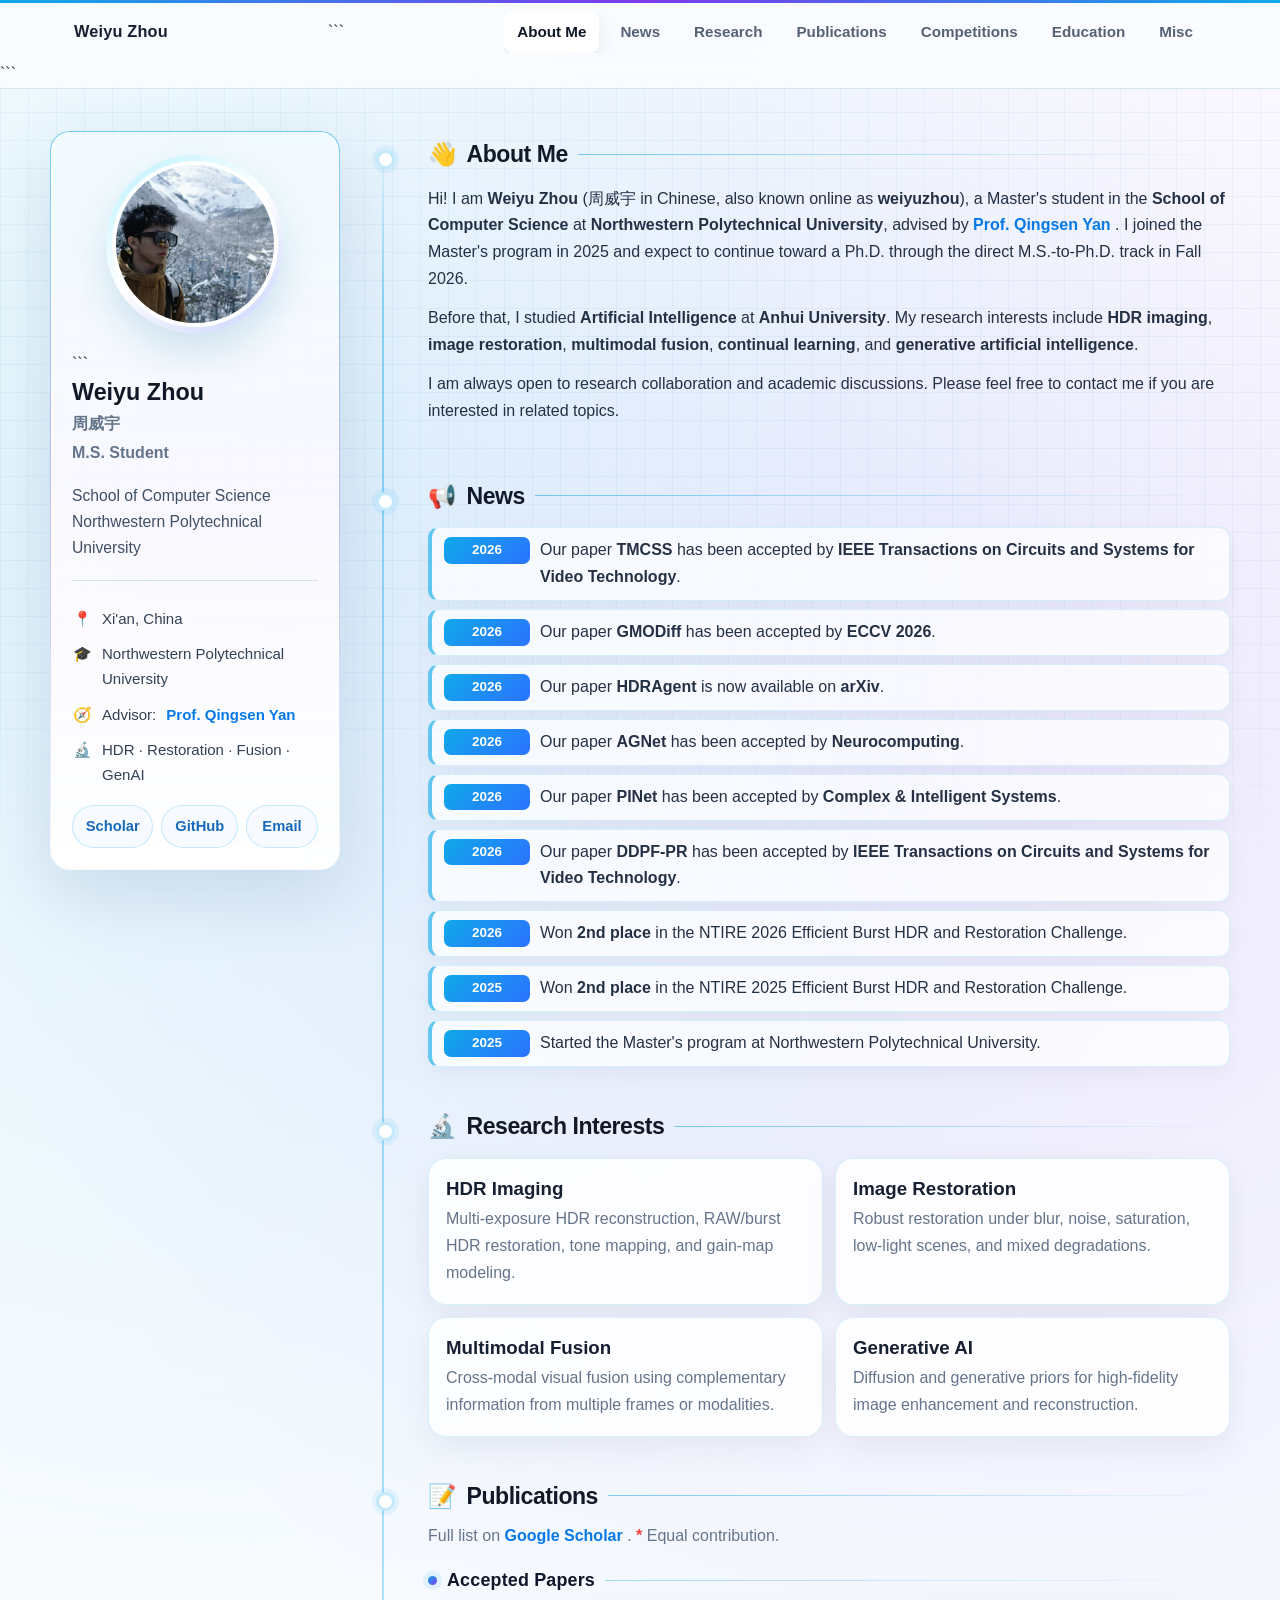
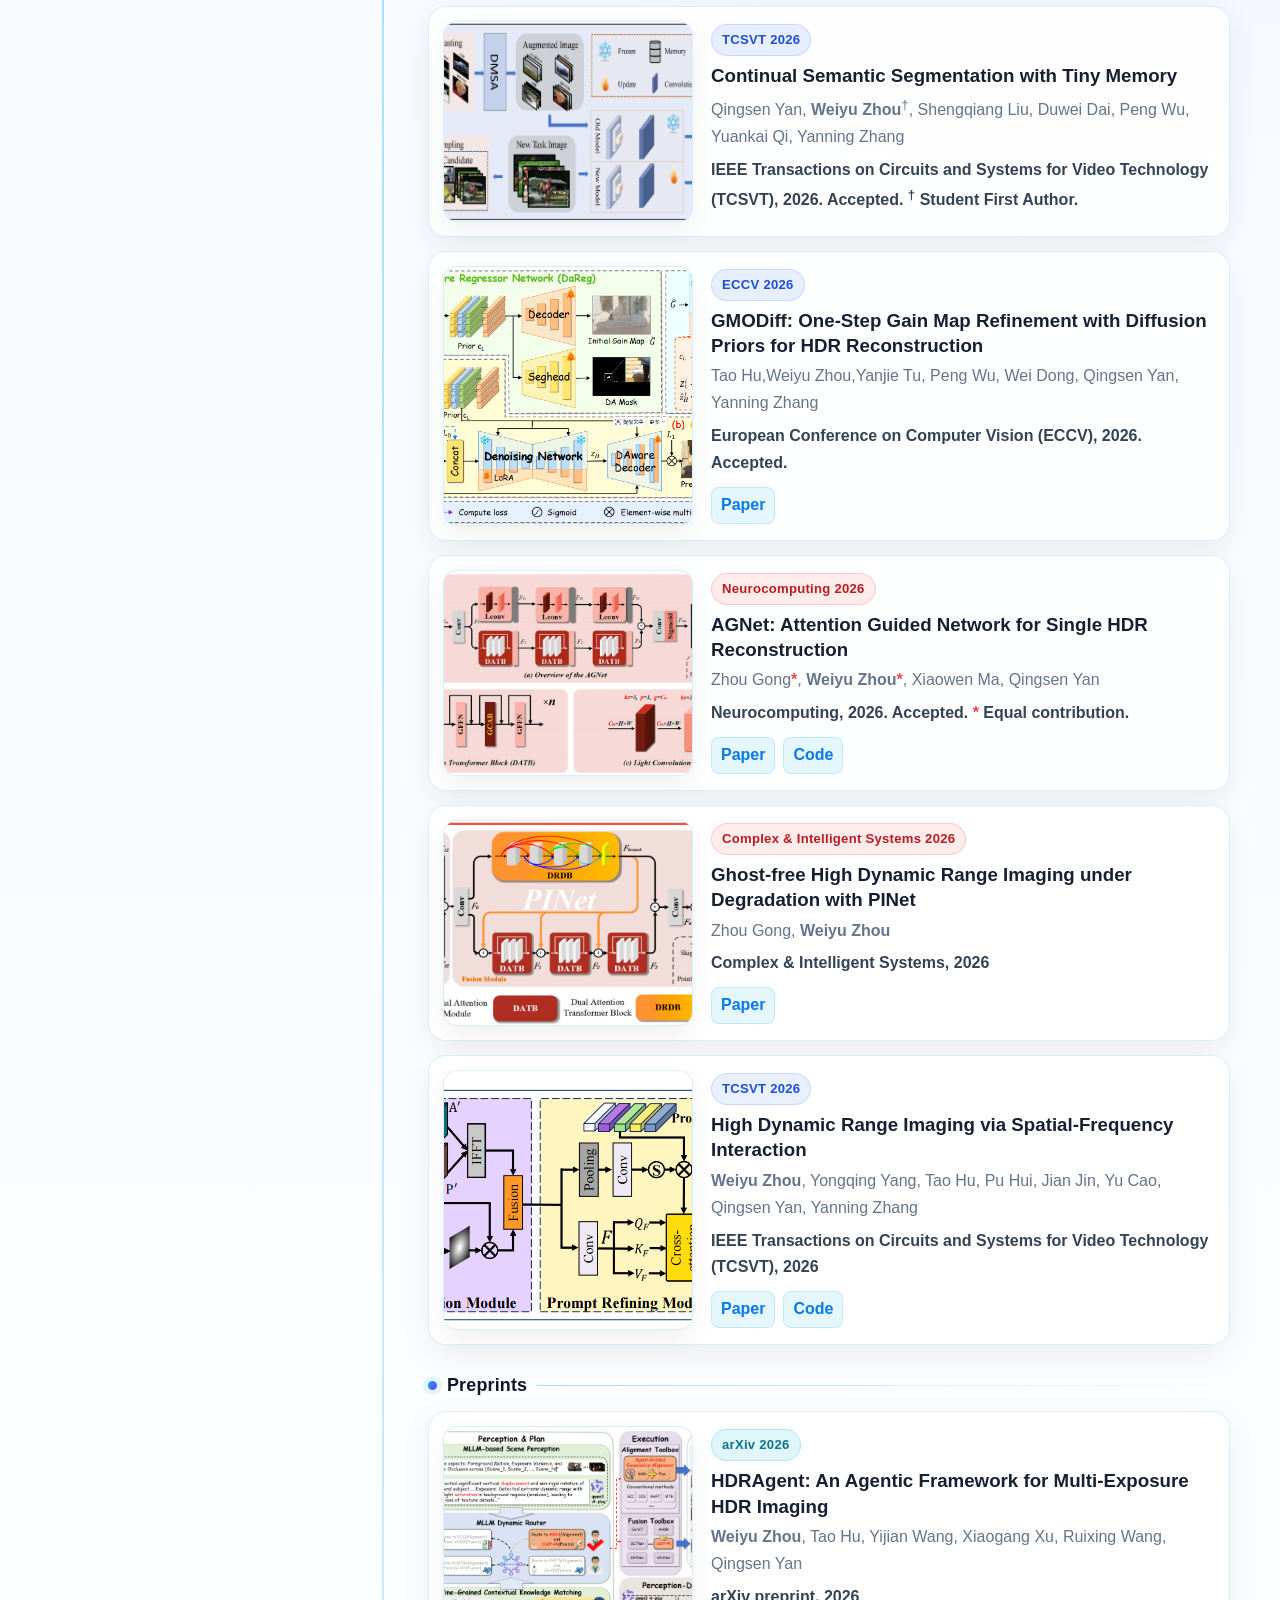
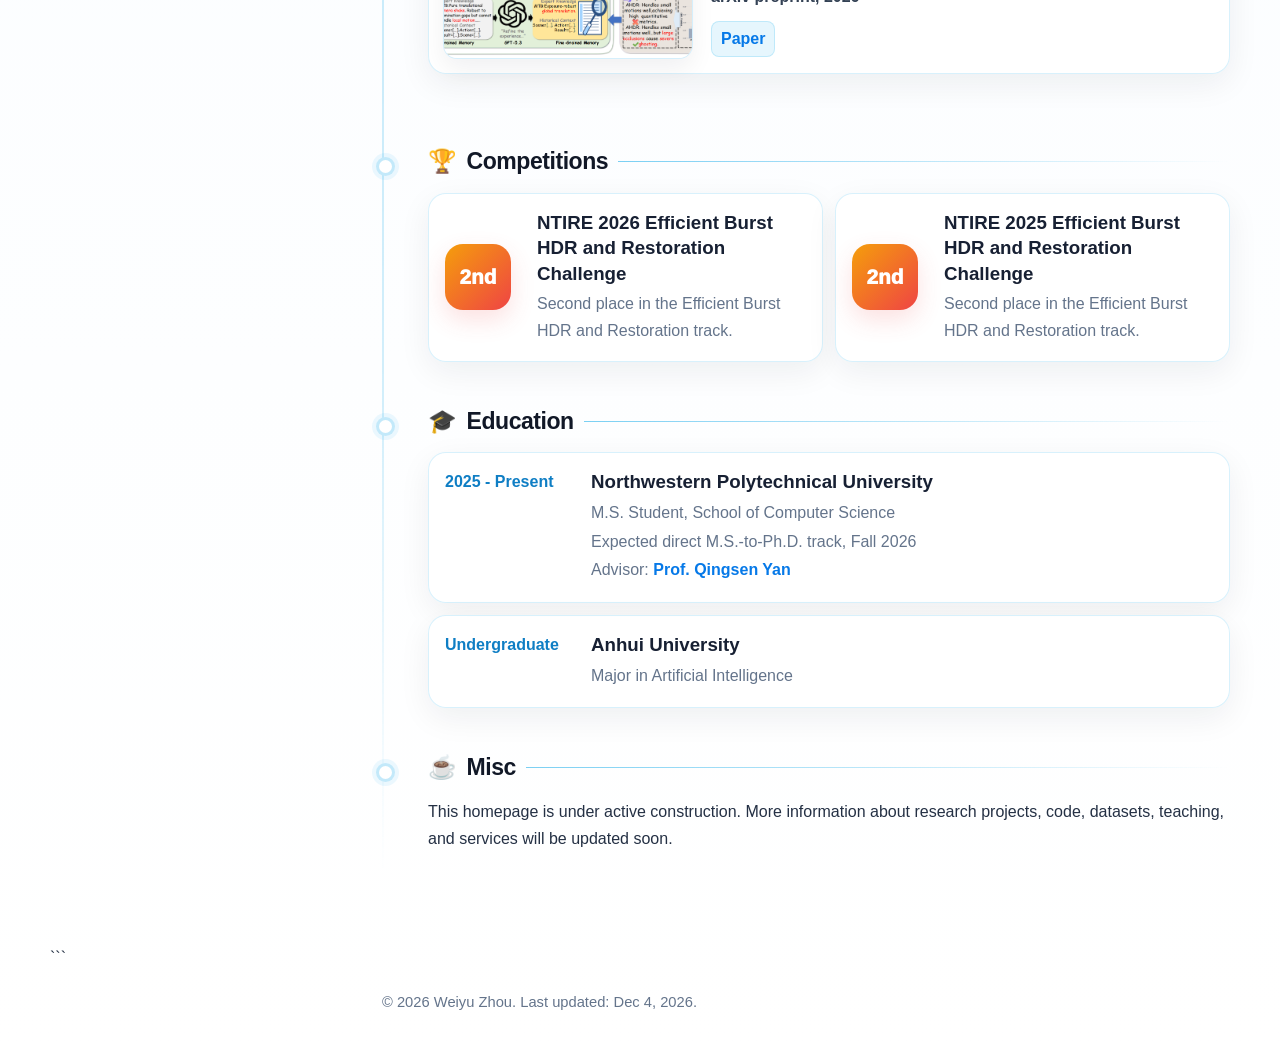
<file: index.html>
<!DOCTYPE html>

<html lang="en">
<head>
  <meta charset="utf-8" />
  <meta name="viewport" content="width=device-width, initial-scale=1" />

  <title>Weiyu Zhou (weiyuzhou) | 周威宇</title>

  <meta name="description" content="Personal academic homepage of Weiyu Zhou, Master's student at Northwestern Polytechnical University. Research interests include HDR imaging, image restoration, multimodal fusion, generative AI, continual learning, and semantic segmentation." />
  <meta name="author" content="Weiyu Zhou" />
  <meta name="keywords" content="Weiyu Zhou, WeiyuZhou, weiyuzhou, Zhou Weiyu, 周威宇, weiyvzhou, Northwestern Polytechnical University, Anhui University, HDR imaging, image restoration, multimodal fusion, generative AI, DDPF-PR, PINet, AGNet, GMODiff, HDRAgent, TMCSS, ECCV 2026, TCSVT 2026, arXiv 2606.09110" />

  <link rel="canonical" href="https://zzwy.github.io/" />

  <meta property="og:title" content="Weiyu Zhou | 周威宇" />
  <meta property="og:description" content="Personal academic homepage of Weiyu Zhou, Master's student at Northwestern Polytechnical University." />
  <meta property="og:type" content="profile" />
  <meta property="og:url" content="https://zzwy.github.io/" />
  <meta property="og:image" content="https://zzwy.github.io/assets/img/profile.jpg" />

  <meta name="twitter:card" content="summary" />

  <script type="application/ld+json">
  {
    "@context": "https://schema.org",
    "@type": "Person",
    "name": "Weiyu Zhou",
    "alternateName": ["Zhou Weiyu", "周威宇", "WeiyuZhou", "weiyuzhou", "weiyvzhou"],
    "url": "https://zzwy.github.io/",
    "email": "mailto:weiyvzhou@gmail.com",
    "affiliation": {
      "@type": "CollegeOrUniversity",
      "name": "Northwestern Polytechnical University"
    },
    "alumniOf": {
      "@type": "CollegeOrUniversity",
      "name": "Anhui University"
    },
    "sameAs": [
      "https://github.com/zzwy",
      "https://scholar.google.com/citations?hl=zh-CN&user=UAAtWOIAAAAJ"
    ],
    "knowsAbout": [
      "HDR imaging",
      "image restoration",
      "multimodal fusion",
      "generative artificial intelligence",
      "continual learning",
      "semantic segmentation"
    ]
  }
  </script>

  <link rel="stylesheet" href="assets/css/style.css" />
</head>

<body>
  <div class="page-grid" aria-hidden="true"></div>

  <header class="topbar">
    <nav class="nav-wrap">
      <a class="brand" href="#about">Weiyu Zhou</a>

```
  <div class="nav-links">
    <a class="active" href="#about">About Me</a>
    <a href="#news">News</a>
    <a href="#research">Research</a>
    <a href="#publications">Publications</a>
    <a href="#competitions">Competitions</a>
    <a href="#education">Education</a>
    <a href="#misc">Misc</a>
  </div>
</nav>
```

  </header>

  <main class="layout">
    <aside class="profile-card">
      <div class="profile-inner">
        <div class="avatar-ring">
          <img src="assets/img/profile.jpg" alt="Weiyu Zhou portrait" class="avatar" />
        </div>

```
    <h1>Weiyu Zhou</h1>
    <p class="name-cn">周威宇</p>
    <p class="role">M.S. Student</p>

    <p class="intro">
      School of Computer Science<br />
      Northwestern Polytechnical University
    </p>

    <ul class="profile-list">
      <li><span>📍</span> Xi'an, China</li>
      <li><span>🎓</span> Northwestern Polytechnical University</li>
      <li>
        <span>🧭</span>
        Advisor:
        <a href="https://scholar.google.com/citations?hl=zh-CN&user=BSGy3foAAAAJ" target="_blank" rel="noopener">
          Prof. Qingsen Yan
        </a>
      </li>
      <li><span>🔬</span> HDR · Restoration · Fusion · GenAI</li>
    </ul>

    <div class="social-row">
      <a href="https://scholar.google.com/citations?hl=zh-CN&user=UAAtWOIAAAAJ" target="_blank" rel="noopener">Scholar</a>
      <a href="https://github.com/zzwy" target="_blank" rel="noopener">GitHub</a>
      <a href="mailto:weiyvzhou@gmail.com">Email</a>
    </div>
  </div>
</aside>

<section class="content">

  <section id="about" class="block first-block">
    <h2><span>👋</span> About Me</h2>

    <p>
      Hi! I am <strong>Weiyu Zhou</strong>
      (<span lang="zh">周威宇</span> in Chinese, also known online as <strong>weiyuzhou</strong>),
      a Master's student in the <strong>School of Computer Science</strong> at
      <strong>Northwestern Polytechnical University</strong>, advised by
      <a href="https://scholar.google.com/citations?hl=zh-CN&user=BSGy3foAAAAJ" target="_blank" rel="noopener">
        Prof. Qingsen Yan
      </a>.
      I joined the Master's program in 2025 and expect to continue toward a Ph.D.
      through the direct M.S.-to-Ph.D. track in Fall 2026.
    </p>

    <p>
      Before that, I studied <strong>Artificial Intelligence</strong> at
      <strong>Anhui University</strong>. My research interests include
      <strong>HDR imaging</strong>, <strong>image restoration</strong>,
      <strong>multimodal fusion</strong>, <strong>continual learning</strong>,
      and <strong>generative artificial intelligence</strong>.
    </p>

    <p>
      I am always open to research collaboration and academic discussions.
      Please feel free to contact me if you are interested in related topics.
    </p>
  </section>

  <section id="news" class="block">
    <h2><span>📢</span> News</h2>

    <div class="news-list">
      <article class="news-item">
        <time>2026</time>
        <p>
          Our paper <strong>TMCSS</strong>
          has been accepted by
          <strong>IEEE Transactions on Circuits and Systems for Video Technology</strong>.
        </p>
      </article>

      <article class="news-item">
        <time>2026</time>
        <p>
          Our paper <strong>GMODiff</strong> has been accepted by
          <strong>ECCV 2026</strong>.
        </p>
      </article>

      <article class="news-item">
        <time>2026</time>
        <p>
          Our paper <strong>HDRAgent</strong> is now available on
          <strong>arXiv</strong>.
        </p>
      </article>

      <article class="news-item">
        <time>2026</time>
        <p>
          Our paper <strong>AGNet</strong> has been accepted by
          <strong>Neurocomputing</strong>.
        </p>
      </article>

      <article class="news-item">
        <time>2026</time>
        <p>
          Our paper <strong>PINet</strong> has been accepted by
          <strong>Complex &amp; Intelligent Systems</strong>.
        </p>
      </article>

      <article class="news-item">
        <time>2026</time>
        <p>
          Our paper <strong>DDPF-PR</strong> has been accepted by
          <strong>IEEE Transactions on Circuits and Systems for Video Technology</strong>.
        </p>
      </article>

      <article class="news-item">
        <time>2026</time>
        <p>
          Won <strong>2nd place</strong> in the NTIRE 2026 Efficient Burst HDR and Restoration Challenge.
        </p>
      </article>

      <article class="news-item">
        <time>2025</time>
        <p>
          Won <strong>2nd place</strong> in the NTIRE 2025 Efficient Burst HDR and Restoration Challenge.
        </p>
      </article>

      <article class="news-item">
        <time>2025</time>
        <p>
          Started the Master's program at Northwestern Polytechnical University.
        </p>
      </article>
    </div>
  </section>

  <section id="research" class="block">
    <h2><span>🔬</span> Research Interests</h2>

    <div class="topic-grid">
      <article class="topic-card">
        <h3>HDR Imaging</h3>
        <p>Multi-exposure HDR reconstruction, RAW/burst HDR restoration, tone mapping, and gain-map modeling.</p>
      </article>

      <article class="topic-card">
        <h3>Image Restoration</h3>
        <p>Robust restoration under blur, noise, saturation, low-light scenes, and mixed degradations.</p>
      </article>

      <article class="topic-card">
        <h3>Multimodal Fusion</h3>
        <p>Cross-modal visual fusion using complementary information from multiple frames or modalities.</p>
      </article>

      <article class="topic-card">
        <h3>Generative AI</h3>
        <p>Diffusion and generative priors for high-fidelity image enhancement and reconstruction.</p>
      </article>
    </div>
  </section>

  <section id="publications" class="block">
    <h2><span>📝</span> Publications</h2>

    <p class="pub-note">
      Full list on
      <a href="https://scholar.google.com/citations?hl=zh-CN&user=UAAtWOIAAAAJ" target="_blank" rel="noopener">
        Google Scholar
      </a>.
      <span class="eq-note">*</span> Equal contribution.
    </p>

    <div class="pub-group">
      <h3 class="pub-group-title">Accepted Papers</h3>

      <article class="pub-card">
        <div class="pub-image" aria-label="TMCSS model image">
          <img src="assets/img/TMCSS.png" alt="TMCSS model overview" />
        </div>

        <div class="pub-main">
          <div class="venue-tag">TCSVT 2026</div>

          <h3>Continual Semantic Segmentation with Tiny Memory</h3>

          <p class="authors">
            Qingsen Yan,
            <strong>Weiyu Zhou</strong><sup>†</sup>,
            Shengqiang Liu, Duwei Dai, Peng Wu, Yuankai Qi, Yanning Zhang
          </p>

          <p class="venue">
            IEEE Transactions on Circuits and Systems for Video Technology
            (TCSVT), 2026. Accepted.
            <sup>†</sup> Student First Author.
          </p>
        </div>
      </article>

      <article class="pub-card">
        <a class="pub-image"
           href="https://arxiv.org/abs/2512.16357"
           target="_blank"
           rel="noopener"
           aria-label="GMODiff model image">
          <img src="assets/img/GMODiff.png" alt="GMODiff model overview" />
        </a>

        <div class="pub-main">
          <div class="venue-tag">ECCV 2026</div>

          <h3>GMODiff: One-Step Gain Map Refinement with Diffusion Priors for HDR Reconstruction</h3>

          <p class="authors">
            Tao Hu,Weiyu Zhou,Yanjie Tu, Peng Wu, Wei Dong, Qingsen Yan, Yanning Zhang
          </p>

          <p class="venue">
            European Conference on Computer Vision (ECCV), 2026. Accepted. 
          </p>

          <div class="pub-links">
            <a href="https://arxiv.org/abs/2512.16357" target="_blank" rel="noopener">Paper</a>
          </div>
        </div>
      </article>

      <article class="pub-card">
        <a class="pub-image" href="#" aria-label="AGNet model image">
          <img src="assets/img/AGNet.png" alt="AGNet model overview" />
        </a>

        <div class="pub-main">
          <div class="venue-tag journal">Neurocomputing 2026</div>

          <h3>AGNet: Attention Guided Network for Single HDR Reconstruction</h3>

          <p class="authors">
            Zhou Gong<span class="eq-note">*</span>,
            <strong>Weiyu Zhou</strong><span class="eq-note">*</span>,
            Xiaowen Ma, Qingsen Yan
          </p>

          <p class="venue">
            Neurocomputing, 2026. Accepted.
            <span class="eq-note">*</span> Equal contribution.
          </p>

          <div class="pub-links">
            <a href="#">Paper</a>
            <a href="#">Code</a>
          </div>
        </div>
      </article>

      <article class="pub-card">
        <a class="pub-image"
           href="https://link.springer.com/article/10.1007/s40747-026-02261-z"
           target="_blank"
           rel="noopener"
           aria-label="PINet model image">
          <img src="assets/img/PINet.png" alt="PINet model overview" />
        </a>

        <div class="pub-main">
          <div class="venue-tag journal">Complex &amp; Intelligent Systems 2026</div>

          <h3>Ghost-free High Dynamic Range Imaging under Degradation with PINet</h3>

          <p class="authors">
            Zhou Gong, <strong>Weiyu Zhou</strong>
          </p>

          <p class="venue">
            Complex &amp; Intelligent Systems, 2026
          </p>

          <div class="pub-links">
            <a href="https://link.springer.com/article/10.1007/s40747-026-02261-z" target="_blank" rel="noopener">Paper</a>
          </div>
        </div>
      </article>

      <article class="pub-card">
        <a class="pub-image" href="#" aria-label="DDPF-PR model image">
          <img src="assets/img/DDPF-PR.png" alt="DDPF-PR model overview" />
        </a>

        <div class="pub-main">
          <div class="venue-tag">TCSVT 2026</div>

          <h3>High Dynamic Range Imaging via Spatial-Frequency Interaction</h3>

          <p class="authors">
            <strong>Weiyu Zhou</strong>, Yongqing Yang, Tao Hu, Pu Hui,
            Jian Jin, Yu Cao, Qingsen Yan, Yanning Zhang
          </p>

          <p class="venue">
            IEEE Transactions on Circuits and Systems for Video Technology (TCSVT), 2026
          </p>

          <div class="pub-links">
            <a href="#">Paper</a>
            <a href="#">Code</a>
          </div>
        </div>
      </article>
    </div>

    <div class="pub-group">
      <h3 class="pub-group-title">Preprints</h3>

      <article class="pub-card">
        <a class="pub-image"
           href="https://arxiv.org/abs/2606.09110"
           target="_blank"
           rel="noopener"
           aria-label="HDRAgent model image">
          <img src="assets/img/HDRAgent.png" alt="HDRAgent model overview" />
        </a>

        <div class="pub-main">
          <div class="venue-tag preprint">arXiv 2026</div>

          <h3>HDRAgent: An Agentic Framework for Multi-Exposure HDR Imaging</h3>

          <p class="authors">
            <strong>Weiyu Zhou</strong>, Tao Hu, Yijian Wang,
            Xiaogang Xu, Ruixing Wang, Qingsen Yan
          </p>

          <p class="venue">
            arXiv preprint, 2026
          </p>

          <div class="pub-links">
            <a href="https://arxiv.org/abs/2606.09110" target="_blank" rel="noopener">Paper</a>
          </div>
        </div>
      </article>
    </div>
  </section>

  <section id="competitions" class="block">
    <h2><span>🏆</span> Competitions</h2>

    <div class="award-grid">
      <article class="award-card">
        <div class="award-rank">2nd</div>

        <div>
          <h3>NTIRE 2026 Efficient Burst HDR and Restoration Challenge</h3>
          <p>Second place in the Efficient Burst HDR and Restoration track.</p>
        </div>
      </article>

      <article class="award-card">
        <div class="award-rank">2nd</div>

        <div>
          <h3>NTIRE 2025 Efficient Burst HDR and Restoration Challenge</h3>
          <p>Second place in the Efficient Burst HDR and Restoration track.</p>
        </div>
      </article>
    </div>
  </section>

  <section id="education" class="block">
    <h2><span>🎓</span> Education</h2>

    <div class="edu-timeline">
      <article class="edu-item">
        <time>2025 - Present</time>

        <div>
          <h3>Northwestern Polytechnical University</h3>
          <p>M.S. Student, School of Computer Science</p>
          <p>Expected direct M.S.-to-Ph.D. track, Fall 2026</p>
          <p>
            Advisor:
            <a href="https://scholar.google.com/citations?hl=zh-CN&user=BSGy3foAAAAJ" target="_blank" rel="noopener">
              Prof. Qingsen Yan
            </a>
          </p>
        </div>
      </article>

      <article class="edu-item">
        <time>Undergraduate</time>

        <div>
          <h3>Anhui University</h3>
          <p>Major in Artificial Intelligence</p>
        </div>
      </article>
    </div>
  </section>

  <section id="misc" class="block">
    <h2><span>☕</span> Misc</h2>

    <p>
      This homepage is under active construction. More information about
      research projects, code, datasets, teaching, and services will be updated soon.
    </p>
  </section>

</section>
```

  </main>

  <footer class="footer">
    <p>
      © <span id="year"></span> Weiyu Zhou.
      Last updated: <span id="last-updated"></span>.
    </p>
  </footer>

  <script src="assets/js/main.js"></script>

</body>
</html>
</file>
<file: assets/css/style.css>
:root{--bg:#f7fbff;--text:#243044;--muted:#64748b;--line:rgba(91,151,188,.24);--card:rgba(255,255,255,.86);--blue:#10a9e9;--blue-deep:#1d4ed8;--purple:#7c3aed;--shadow:0 24px 70px rgba(51,96,135,.16);--radius:18px}*{box-sizing:border-box}html{scroll-behavior:smooth;scroll-padding-top:92px}body{margin:0;color:var(--text);font-family:ui-sans-serif,-apple-system,BlinkMacSystemFont,"Segoe UI",Helvetica,Arial,sans-serif;line-height:1.68;background:radial-gradient(circle at 18% 12%,rgba(16,169,233,.13),transparent 28%),radial-gradient(circle at 82% 18%,rgba(124,58,237,.10),transparent 30%),linear-gradient(180deg,#fff 0%,var(--bg) 36%,#fff 100%)}.page-grid{position:fixed;inset:0;pointer-events:none;z-index:-1;background-image:linear-gradient(rgba(15,118,166,.055) 1px,transparent 1px),linear-gradient(90deg,rgba(15,118,166,.055) 1px,transparent 1px);background-size:28px 28px;mask-image:linear-gradient(to bottom,#000 0%,#000 70%,transparent 100%)}a{color:#0679e8;text-decoration:none;font-weight:700}a:hover{color:var(--blue-deep);text-decoration:underline}.topbar{position:sticky;top:0;z-index:20;backdrop-filter:blur(16px);background:rgba(250,253,255,.82);border-bottom:1px solid var(--line);box-shadow:0 1px 0 rgba(255,255,255,.72) inset}.topbar:before{content:"";display:block;height:3px;background:linear-gradient(90deg,var(--blue),var(--purple),var(--blue))}.nav-wrap{max-width:1180px;margin:0 auto;min-height:58px;padding:0 24px;display:flex;align-items:center;justify-content:space-between;gap:18px}.brand{color:#172033;letter-spacing:.01em;font-size:1.02rem}.nav-links{display:flex;align-items:center;gap:8px;overflow-x:auto}.nav-links a{color:#566174;padding:8px 13px;border-radius:10px;white-space:nowrap;font-size:.95rem;font-weight:750}.nav-links a:hover,.nav-links a.active{color:#111827;text-decoration:none;background:rgba(255,255,255,.96);box-shadow:0 8px 22px rgba(15,23,42,.08)}.layout{width:min(1180px,calc(100% - 42px));margin:42px auto 0;display:grid;grid-template-columns:290px minmax(0,1fr);gap:42px;align-items:start}.profile-card{position:sticky;top:94px;border-radius:20px;padding:1px;background:linear-gradient(180deg,rgba(16,169,233,.55),rgba(124,58,237,.30),rgba(255,255,255,.7));box-shadow:var(--shadow)}.profile-inner{border-radius:19px;padding:22px 20px 20px;background:rgba(255,255,255,.90);border:1px solid rgba(255,255,255,.86)}.avatar-ring{width:178px;height:178px;margin:0 auto 18px;border-radius:50%;padding:6px;background:linear-gradient(145deg,#b8f1ff,#fff 48%,#c7d2fe);box-shadow:0 18px 38px rgba(15,118,166,.18)}.avatar{width:100%;height:100%;object-fit:cover;border-radius:50%;display:block;background:#eaf6ff;border:4px solid #fff}.profile-card h1{margin:0;font-size:1.46rem;line-height:1.25;color:#111827}.name-cn{color:var(--muted);margin:4px 0 0;font-weight:650}.role{margin:2px 0 16px;color:#64748b;font-weight:700}.intro{margin:0 0 18px;color:#3f4f66;font-size:.98rem}.profile-list{padding:15px 0 0;margin:15px 0 0;border-top:1px solid var(--line);list-style:none}.profile-list li{display:flex;gap:10px;align-items:flex-start;margin:10px 0;color:#334155;font-size:.94rem}.profile-list span{width:20px;text-align:center;flex:0 0 20px}.social-row{display:flex;gap:8px;flex-wrap:wrap;margin-top:18px}.social-row a{flex:1 1 auto;text-align:center;min-width:72px;padding:8px 10px;border-radius:999px;border:1px solid rgba(16,169,233,.22);background:rgba(245,251,255,.8);color:#1769ba;font-size:.92rem}.social-row a:hover{background:#e8f7ff;text-decoration:none}.content{position:relative;padding-left:28px}.content:before{content:"";position:absolute;left:0;top:12px;bottom:30px;width:2px;background:linear-gradient(180deg,transparent 0,rgba(16,169,233,.42) 4%,rgba(16,169,233,.18) 88%,transparent 100%)}.block{position:relative;margin:0 0 30px;padding:2px 0 8px 18px}.block:before{content:"";position:absolute;left:-34px;top:17px;width:13px;height:13px;border-radius:50%;border:3px solid rgba(16,169,233,.25);background:#fff;box-shadow:0 0 0 4px rgba(16,169,233,.08)}.first-block{margin-top:2px}h2{display:flex;align-items:center;gap:10px;margin:0 0 12px;color:#111827;font-size:1.44rem;letter-spacing:-.02em}h2:after{content:"";flex:1;height:1px;min-width:80px;background:linear-gradient(90deg,rgba(16,169,233,.55),transparent)}h3{color:#172033;margin:0 0 5px;line-height:1.35}p{margin:0 0 12px}.news-list{display:grid;gap:8px}.news-item{display:grid;grid-template-columns:86px minmax(0,1fr);gap:10px;align-items:start;padding:9px 12px;background:rgba(255,255,255,.72);border:1px solid rgba(16,169,233,.15);border-left:4px solid rgba(16,169,233,.65);border-radius:11px;box-shadow:0 8px 24px rgba(15,23,42,.045)}.news-item time{display:inline-flex;justify-content:center;align-items:center;min-height:25px;padding:2px 8px;border-radius:7px;color:#fff;background:linear-gradient(135deg,var(--blue),#2b72ff);font-size:.84rem;font-weight:850;white-space:nowrap}.news-item p{margin:0}.topic-grid{display:grid;grid-template-columns:repeat(2,minmax(0,1fr));gap:12px}.topic-card,.pub-card,.edu-item,.award-card{background:var(--card);border:1px solid rgba(16,169,233,.16);border-radius:var(--radius);box-shadow:0 10px 32px rgba(15,23,42,.065)}.topic-card{padding:17px}.topic-card p{color:var(--muted);margin:0}.pub-note{color:var(--muted);margin-top:-4px}.eq-note{color:#ef4444;font-weight:900}.pub-card{display:grid;grid-template-columns:250px minmax(0,1fr);gap:18px;padding:14px;margin:14px 0;align-items:center}.pub-image{display:block;align-self:stretch;min-height:148px;border-radius:14px;overflow:hidden;border:1px solid rgba(16,169,233,.15);background:#f8fbff;box-shadow:0 10px 24px rgba(15,23,42,.06)}.pub-image img{display:block;width:100%;height:100%;min-height:148px;object-fit:cover;transition:transform .25s ease}.pub-card:hover .pub-image img{transform:scale(1.025)}.pub-main{padding:3px 4px 2px 0}.venue-tag{display:inline-flex;margin:0 0 7px;padding:4px 10px;border-radius:999px;background:rgba(37,99,235,.10);color:#1d4ed8;border:1px solid rgba(37,99,235,.16);font-size:.82rem;font-weight:900;letter-spacing:.02em}.venue-tag.pending{background:rgba(245,158,11,.12);color:#b45309;border-color:rgba(245,158,11,.22)}.venue-tag.preprint{background:rgba(6,182,212,.12);color:#0e7490;border-color:rgba(6,182,212,.22)}.venue-tag.journal{background:rgba(239,68,68,.10);color:#b91c1c;border-color:rgba(239,68,68,.20)}.authors,.venue{color:var(--muted);margin:0 0 6px}.venue{color:#344255;font-weight:780}.pub-links{display:flex;gap:8px;flex-wrap:wrap;margin-top:10px}.pub-links a{padding:4px 9px;border-radius:8px;background:rgba(16,169,233,.10);border:1px solid rgba(16,169,233,.18)}.award-grid{display:grid;grid-template-columns:repeat(2,minmax(0,1fr));gap:12px}.award-card{display:grid;grid-template-columns:78px minmax(0,1fr);gap:14px;align-items:center;padding:16px}.award-rank{width:66px;height:66px;border-radius:18px;display:grid;place-items:center;font-weight:950;font-size:1.3rem;color:white;background:linear-gradient(135deg,#f59e0b,#ef4444);box-shadow:0 10px 24px rgba(239,68,68,.16)}.award-card p{color:var(--muted);margin:0}.edu-timeline{display:grid;gap:12px}.edu-item{display:grid;grid-template-columns:130px minmax(0,1fr);gap:16px;padding:16px}.edu-item time{color:#0f7ec4;font-weight:850}.edu-item p{color:var(--muted);margin:2px 0}.footer{width:min(1180px,calc(100% - 42px));margin:18px auto 36px;color:var(--muted);font-size:.92rem;padding-left:332px}@media(max-width:980px){.pub-card{grid-template-columns:220px minmax(0,1fr)}}@media(max-width:920px){.layout{grid-template-columns:1fr;gap:24px;margin-top:24px}.profile-card{position:static}.profile-inner{display:grid;grid-template-columns:128px minmax(0,1fr);column-gap:20px;align-items:center}.avatar-ring{width:128px;height:128px;margin:0;grid-row:span 4}.profile-list,.social-row{grid-column:1/-1}.content{padding-left:20px}.footer{padding-left:0}}@media(max-width:700px){.nav-wrap{align-items:flex-start;flex-direction:column;padding:10px 18px 12px}.layout,.footer{width:min(100% - 28px,1180px)}.profile-inner{display:block}.avatar-ring{margin:0 auto 18px}.topic-grid,.pub-card,.edu-item,.news-item,.award-grid,.award-card{grid-template-columns:1fr}.pub-image,.pub-image img{min-height:190px}.content:before,.block:before{display:none}.block{padding-left:0}}

.pub-group{margin:18px 0 28px}.pub-group-title{display:flex;align-items:center;gap:10px;margin:8px 0 12px;color:#0f172a;font-size:1.12rem;letter-spacing:.01em}.pub-group-title:before{content:"";width:9px;height:9px;border-radius:50%;background:linear-gradient(135deg,var(--blue),var(--purple));box-shadow:0 0 0 5px rgba(16,169,233,.10)}.pub-group-title:after{content:"";height:1px;flex:1;background:linear-gradient(90deg,rgba(16,169,233,.38),transparent)}
</file>
